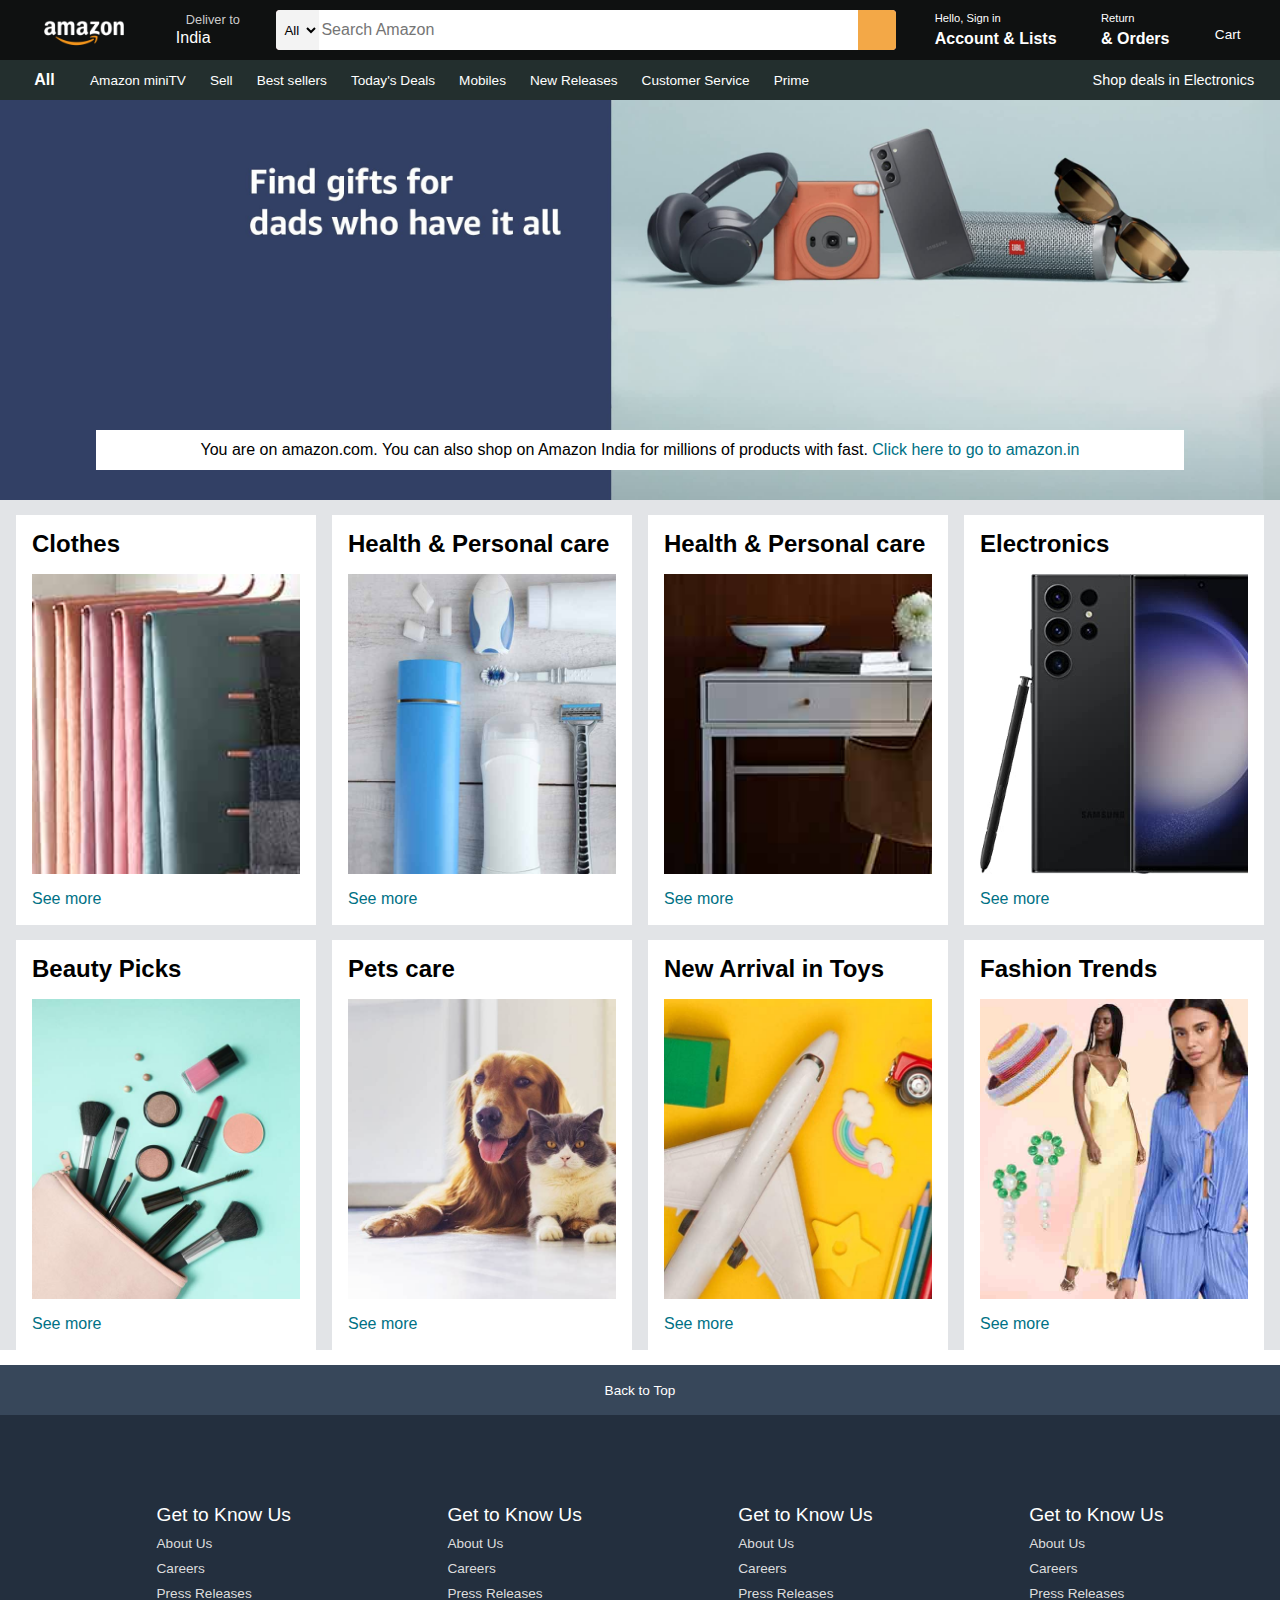
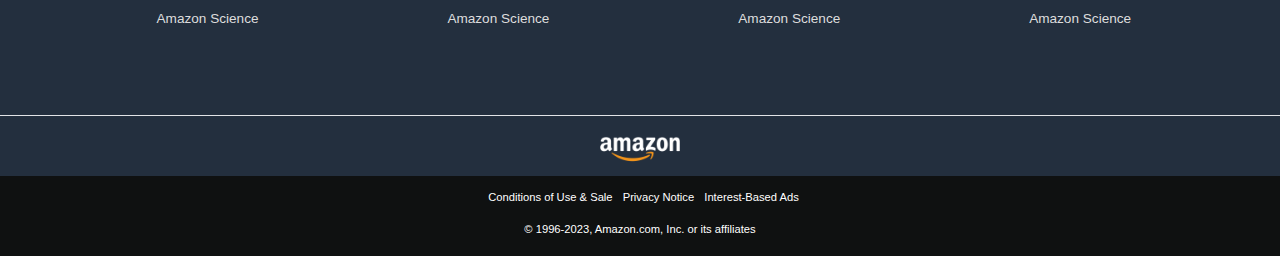
<file: index.html>
<!DOCTYPE html>
<html lang="en">
<head>
    <meta charset="UTF-8">
    <title>Amazon clone</title>
    <link rel="stylesheet" href="index.css">
    <link rel="stylesheet" href="https://cdnjs.cloudflare.com/ajax/libs/font-awesome/6.4.2/css/all.min.css" integrity="sha512-z3gLpd7yknf1YoNbCzqRKc4qyor8gaKU1qmn+CShxbuBusANI9QpRohGBreCFkKxLhei6S9CQXFEbbKuqLg0DA==" crossorigin="anonymous" referrerpolicy="no-referrer" />
    
</head>
<body>
    <!-- nav bar section -->
<div class="navbar">
        <div class="nav-logo border">
          <div class="logo">
            </div>
        </div>

    <div class=" nav-address border">
        <p class="add-first">Deliver to</p>
        <div class="add-icon">
            <i class="fa-solid fa-location-dot"></i>
            <p class="add-second">India</p>
        </div>
     </div>
    <div class="nav-search">
        <select name="" class="select border">
            <option value="">All</option>
        </select>
        <input placeholder="Search Amazon" type="text" class="search-bar border">
        <div class="search-icon">
            <i class="fa-solid fa-magnifying-glass"></i>
        </div>
    </div>
     <div class="navsignin border">
        <p><span>Hello, Sign in  </span></p>
        <p class="nav-second">Account & Lists</p>
     </div>
     <div class="navsignin border">
        <p><span>Return </span></p>
        <p class="nav-second"> & Orders</p>
     </div>
     <div class="nav-cart border">
        <i class="fa-solid fa-cart-shopping"></i>
         Cart
     </div>
</div>
         <!-- panel section -->
        <div class="panel">
            <div class="panel-all border">
                <i class="fa-solid fa-bars"></i>
                All
            </div>
            <div class="panel-ops">
                <p class="border">Amazon miniTV</p>
                <p class="border">Sell</p>
                <p class="border">Best sellers</p>
                <p class="border">Today's Deals</p>
                <p class="border">Mobiles</p>
                <p class="border">New Releases</p>
                <p class="border">Customer Service</p>
                <p class="border">Prime</p>
             </div>
             <div class="panel-deal border">
                Shop deals in Electronics
             </div>
        
        </div>
        <!-- hero section -->
        <div class="hero-section">
            <div class="hero-msg">
                <p>You are on amazon.com. You can also shop on Amazon India for millions of products with fast. <a href=""> Click here to go to amazon.in</a></p>
            </div>
        </div>

        <!-- shop section -->
        <div class="shop-section">
        <div class="box1 box">
            <div class="box-content">
                    <h2> Clothes </h2>
                    <div class="box1-img" style="background-image: url('box1_image.jpg'); background-size: cover;"></div>
                     <p><a href="" class="box1-a">See more</a></p>
                 </div>
        </div>
            

            <div class="box2 box"><div class="box-content">
                <h2> Health & Personal care </h2>
                <div class="box1-img" style="background-image: url('box2_image.jpg'); background-size: cover;"></div>
                 <p><a href="" class="box1-a">See more</a></p>
             </div></div>
            <div class="box3 box"><div class="box-content">
                <h2> Health & Personal care </h2>
                <div class="box1-img" style="background-image: url('box3_image.jpg'); background-size: cover;"></div>
                 <p><a href="" class="box1-a">See more</a></p>
             </div></div>
            <div class="box4 box"><div class="box-content">
                <h2> Electronics </h2>
                <div class="box1-img" style="background-image: url('box4_image.jpg'); background-size: cover;"></div>
                 <p><a href="" class="box1-a">See more</a></p>
             </div></div>

             <div class="box1 box">
                <div class="box-content">
                        <h2> Beauty Picks </h2>
                        <div class="box1-img" style="background-image: url('box5_image.jpg'); background-size: cover;"></div>
                         <p><a href="" class="box1-a">See more</a></p>
                     </div>
            </div>
                
    
                <div class="box2 box"><div class="box-content">
                    <h2> Pets care</h2>
                    <div class="box1-img" style="background-image: url('box6_image.jpg'); background-size: cover;"></div>
                     <p><a href="" class="box1-a">See more</a></p>
                 </div></div>
                <div class="box3 box"><div class="box-content">
                    <h2>New Arrival in Toys </h2>
                    <div class="box1-img" style="background-image: url('box7_image.jpg'); background-size: cover;"></div>
                     <p><a href="" class="box1-a">See more</a></p>
                 </div></div>
                <div class="box4 box"><div class="box-content">
                    <h2> Fashion Trends </h2>
                    <div class="box1-img" style="background-image: url('box8_image.jpg'); background-size: cover;"></div>
                     <p><a href="" class="box1-a">See more</a></p>
                 </div></div>

           
        </div>
    

   
 </div>
 <footer>
    <div class="foot-panel1">
        Back to Top
    </div>

    <div class="foot-panel2">
        <ul>
            <p>Get to Know Us</p>
            <a href=""> About Us</a>
            <a href=""> Careers</a>
            <a href="">Press Releases</a> 
            <a href="">Amazon Science</a>
             
        </ul>
        <ul>
            <p>Get to Know Us</p>
            <a href=""> About Us</a>
            <a href=""> Careers</a>
            <a href="">Press Releases</a> 
            <a href="">Amazon Science</a>
             
        </ul>

        <ul>
            <p>Get to Know Us</p>
            <a href=""> About Us</a>
            <a href=""> Careers</a>
            <a href="">Press Releases</a> 
            <a href="">Amazon Science</a>
             
        </ul>

        <ul>
            <p>Get to Know Us</p>
            <a href=""> About Us</a>
            <a href=""> Careers</a>
            <a href="">Press Releases</a> 
            <a href="">Amazon Science</a>
             
        </ul>
    </div>
    <div class="foot-panel3">
        <div class="logo">

        </div>
    </div>
    <div class="foot-panel4">
        <div class="pages">
            <a href="">Conditions of Use & Sale</a>
            <a href="">Privacy Notice</a>
            <a href=""> Interest-Based Ads</a>
        </div>
        <div class="copyright">
            © 1996-2023, Amazon.com, Inc. or its affiliates
        </div>
    </div>
</footer>


</body>
</html>
</file>
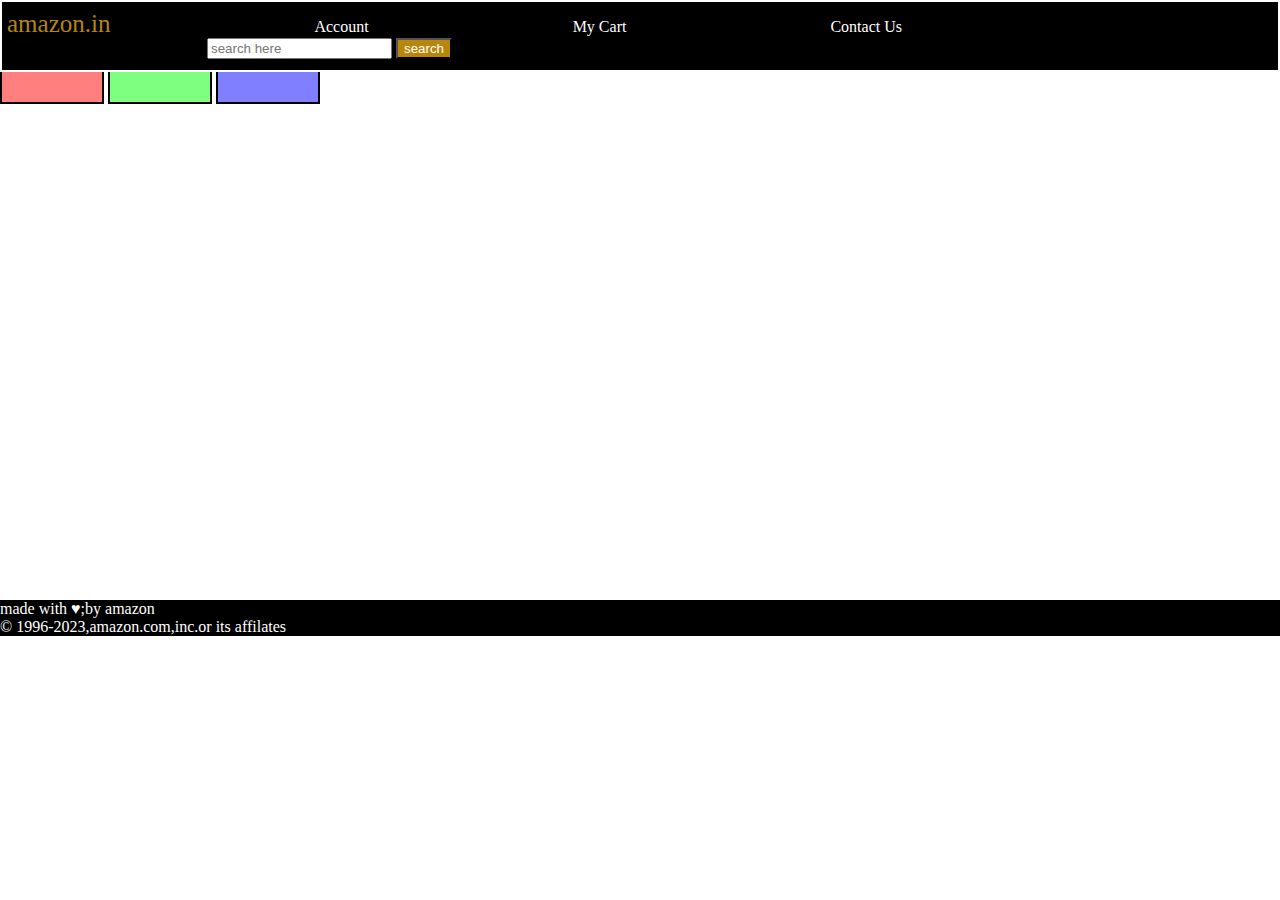
<file: boxmodel.html>
<!DOCTYPE html>
<html lang="en">
<head>
    <meta charset="UTF-8">
    <meta name="viewport" content="width=device-width, initial-scale=1.0">
    <title>Document</title>
<link rel="stylesheet" href="style.css">
</head>
<body>
  <header>
    <div class="nav">
    <a class="link" href="">amazon.in</a>
    <p>account</p>
    <p>my cart</p>
    <p>contact us</p>
    <form action="">
        <input placeholder="search here" type="text">
        <button>search</button>
    </form>
</div>
</header>

<div id="content">
   
    <div class="contentbox" style="background-color: rgba(255, 0, 0, 0.5);"></div>
    <div class="contentbox" style="background-color: rgba(0,255, 0, 0.5);"></div>
    <div class="contentbox" style="background-color: rgba(0, 0,255, 0.5);"></div>
    
</div>
<footer class="foot">
    made with &hearts;;by amazon <br>
    &#169; 1996-2023,amazon.com,inc.or its affilates
</footer>

   

    <!-- <h1>heading</h1> -->
    <!-- <div> -->
        <!-- Lorem ipsum lit. Voluptatum harum sit  -->
    <!-- </div> -->
    <!-- <button>click me</button> -->
   
    <!-- <div class="divi"> -->
        
    <!-- </div> -->
    
</body> 

</html>
</file>
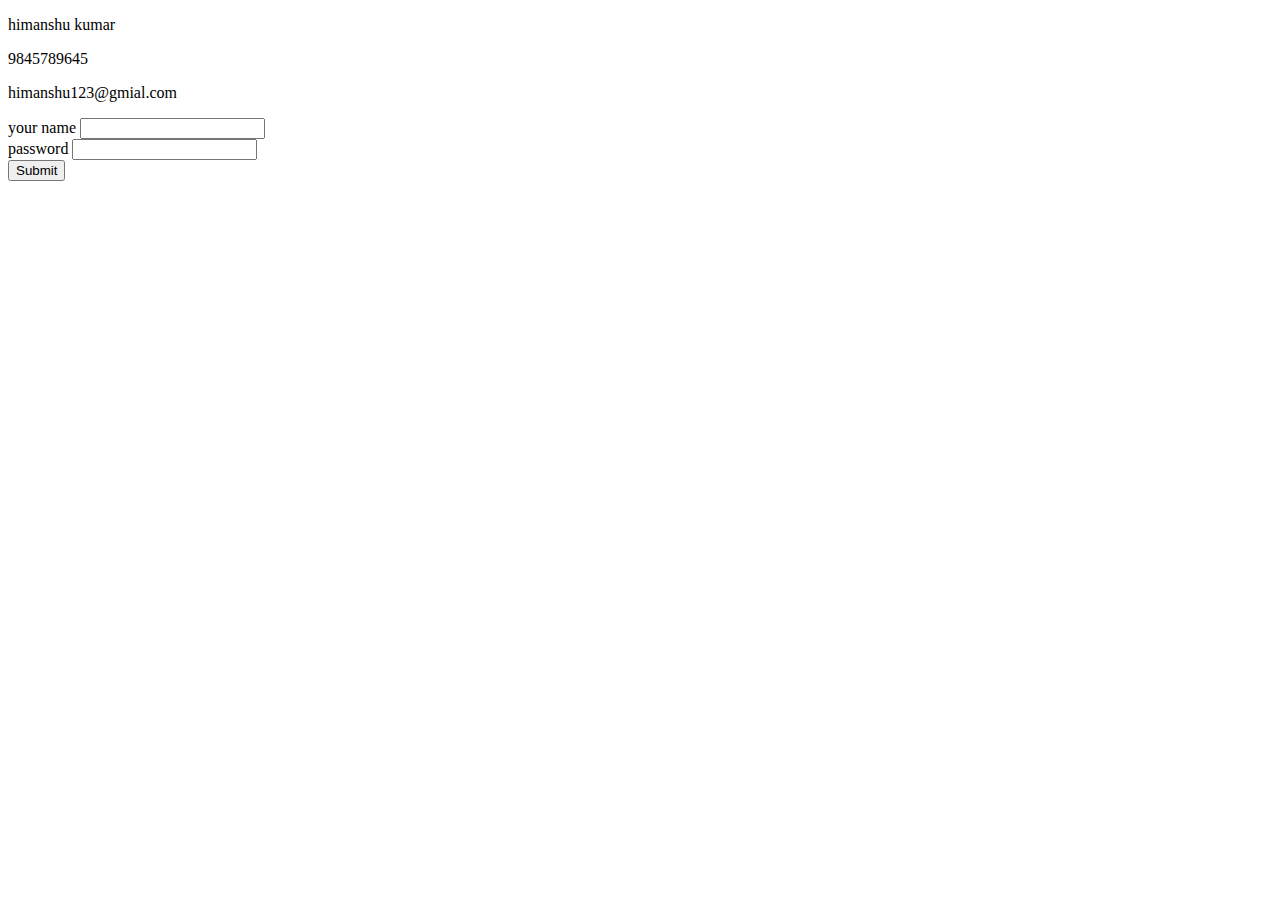
<file: contactme.html>
<!DOCTYPE html>
<html lang="en">
<head>
    <meta charset="UTF-8">
    <meta name="viewport" content="width=device-width, initial-scale=1.0">
    <title>contactme</title>
</head>
<body>
    <p>himanshu kumar</p>
    <p>9845789645</p>
    <p>himanshu123@gmial.com</p>
    <form action="">
        <label for="">your name</label>
        <input type="text">
        <br>
        <label for="">password</la0bel>
        <input type="password">
        <br>
        <input type="submit">
    </form>
    
</body>
</html>
</file>
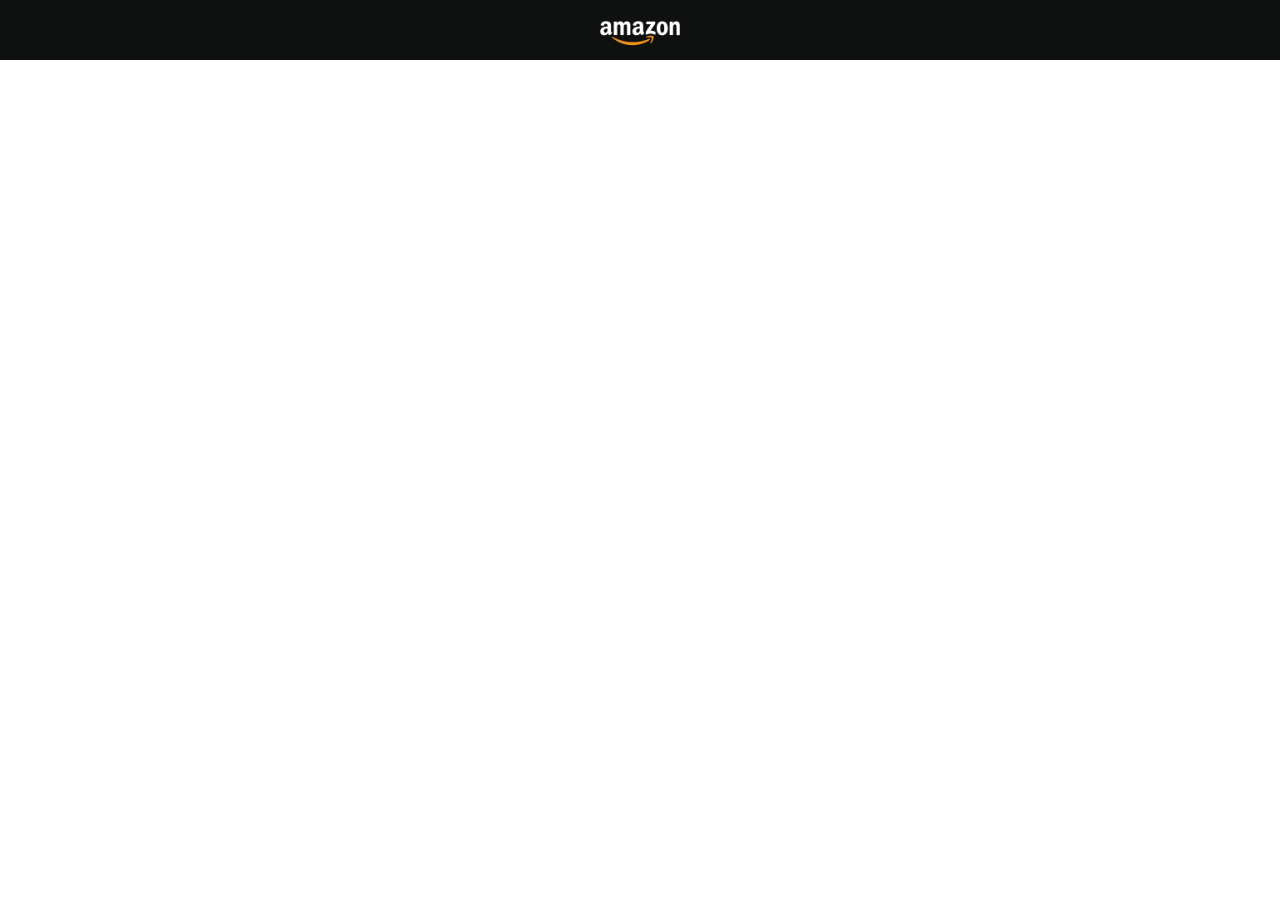
<file: frontend.html>
<!DOCTYPE html>
<html lang="en">
<head>
    <meta charset="UTF-8">
    <title>Himanshu's personal website</title>
    <link rel="stylesheet" href="index.css">
</head>
<body>
 <div class="navbar">
  <div class="nav-logo">
    <div class="logo">
      
    </div>

  </div>
 </div>

  

</body>
</html>
</file>
<file: index.css>
*{
    font-family: arial;
    margin: 0;
    border: border-box;

}

a {
    text-decoration: none;
}

a:hover {
    text-decoration: underline;
}

.navbar{
    height: 60px;
    background-color: #0f1111 ;
    color: white ;
    display: flex;
    align-items: center;
    justify-content: space-evenly;
}
.nav-logo{
    height: 50px ;
    width: 100px;
}
.logo{
    background-image : url("amazon_logo.png");
    background-size: cover;
    height: 50px;
    width: 100%;

} 
.border{
    border: 2px solid transparent;
}
.border:hover{
    border: 1.5px solid white;
    border-radius: 2px;
 }  
  /*box2 add icon  */
.add-first{
    color: #cccccc;
    font-size: 0.8rem;
    margin-left: 15px;
    padding-right: 2px;

}
.add-second{
      font-size: 1rem;
      margin-left: 3px;
}
.add-icon{
    display: flex;
    align-items: center;
    padding: 2px 2px;
}

/* box 3  search bar*/
.nav-search{
    display: flex;
    background-color: pink;
    width: 620px;
    height: 40px;
    border-radius: 4px;    
}   
.nav-search:hover{
    border: 2px solid orange;
}

.select{
    background-color: #f3f3f3;
    width: 50px;
    text-align: center;
    border-top-left-radius: 4px;
    border-bottom-left-radius: 4px;
    border: none;

}
.search-bar{
    width: 100%;
    font-size: 1rem;
    border: none;
    border: none;
}
.search-icon{
    width: 45px;
    display: flex;
    justify-content: center;
    align-items: center;
    font-size: 1.2rem;
    background-color: #F3A847;
    border-top-right-radius: 4px;
    border-bottom-right-radius: 4px;     
}
/* box 4 */

span{
    font-size: 0.7rem;  
    padding: 4px; 
}
.nav-second{
    font-size: 0.85;
    font-weight: 700;
    padding: 4px;
}
/* box5 */
.nav-cart i {
    font-size: 25px;
    
}
.nav-cart{
     font-size: 0.85rem;
     padding: 5px;
}
/* panel */
.panel{
    width: 100%;
    height: 40px;
    display: flex;
    /* justify-content: space-evenly; */
    background-color: #232F2E;
    align-items: center;


}
.panel-all i {
    font-size: 22px;
    margin-right: 6px;
}
.panel-all{
    color: white;
    display: flex;
    justify-content: center;
    align-items: center;
    margin-left: 10px;
    height: 35px;
    width:59px;
    font-weight: 700;
    
}
.panel-ops{
    display: flex;
    /* justify-content: center space-evenly; */
    /* align-items: center; */
    width: 78%;
}
.panel p {
    display: inline-block ;
    color:white;
    margin-left:10px;
    padding:5px;
    font-size: 0.85rem;
}
.panel-deal{
    color: white;
    font-size: 0.9rem;
    height: 30px;
    width: 200px;
    display: flex;
    align-items: center;
    justify-content: center;

}
/* hero section */

.hero-section{
    background-image: url("hero_image.jpg");
    background-size: cover;
    height: 400px ;
    display: flex;
    justify-content: center;
    align-items: flex-end;
}

.hero-msg{
    width: 85%;
    background-color: white;
    height: 40px;
    display: flex;
    justify-content: center;
    align-items: center;
    margin-bottom: 30px;


}
.hero-msg a{
    /* text-decoration: none; */
    color: #007185;
}

/* shop section */

.shop-section{
    display: flex;
    justify-content: space-evenly;
    background-color: #e2e4e7;
    flex-wrap: wrap;
}

.box{
    /* border: 2px solid black; */
    height: 380px;
    width: 300px;
    background-color: white;
    padding: 15px 0px 15px;
    margin-top: 15px;
   

}
.box1-img{
   
    height: 300px ;
    margin-top: 1rem;
    margin-bottom: 1rem;
    
}

.box-content{
    margin-left: 1rem;
    margin-right: 1rem;
                                                 
}

.box1-a{
    text-decoration: none;
    color:#007185;
    margin-top: 10px;
}

/* footer panel */
footer {
    margin-top: 15px;
}
.foot-panel1{
    background-color: #37475a;
    color:white ;
    height: 50px;
    display: flex;
    justify-content: center;
    align-items: center;
    font-size: 0.85rem;

} 
ul p{
    font-size: 1.2rem;
}

ul a{
    /* text-decoration: none; */
    margin-top: 10px;
    color: #dddddd;
    display: block;
    font-size: 0.85rem;

}
.foot-panel2{
    background-color: #232f3e;
    display: flex;
    color: white;
    justify-content: space-evenly;
    align-items: center;
    height: 300px;

}

.foot-panel3{
    background-color: #232f3e;
    color: white;
    height: 60px;
    border-top: 0.1px solid #e2e4e7;
    display: flex;
    justify-content: center;
    align-items: center;
}

.logo{
    background-image: url("amazon_logo.png");
    background-size: cover;
    height: 50px;
    width: 100px;
}

.foot-panel4{
    height: 80px;
    background-color: #0f1111;
    color: white;
    font-size: 0.7rem;
    text-align: center;

}
.pages a{
    /* text-decoration: none; */
    color: white;
    margin-left: 7px;

}
.copyright{
    padding: 5px;
}
.pages{
    padding: 15px;
}
</file>
<file: style.css>
*{
   margin: 0;
}
.nav{
height: 60px;
background-color: black;
border: 2px solid white;
padding-top: 8px;
padding-left: 5px;
position: fixed;
}

p{
   display:inline ;
   color: white;
   margin-left: 200px;
   text-transform: capitalize;
   
}
.link{
   text-decoration: none;
   color:darkgoldenrod;
   font-style: bold;
   font-size: 25px;


}
form{
   display: inline;
   margin-left: 200px;
}
button{

   background-color:darkgoldenrod ;
   color: white;
   

}
#content{
   height: 600px;
}
.contentbox{
   height: 100px;
   width: 100px;
   border: 2px solid black;
   display: inline-block;
}
.foot{
   color: white;
   background-color: black;
}
/* h1{ 
   border: 2px dashed black;
   background-color: lightblue; 
   color: #181a199c;
   height: 50px;
   width: 300px;
   text-align: center;
   margin: 0;
   margin-left: 50px;
   padding-top: 5px;
 }
 /* div{ 
   background-color: pink;
   height: 100px;
   width: 100px;
   border-radius: 5px;
   border: 2px solid brown;
   margin-top: 5px; 
   
 /* } */
 .divi{
   height: 100px;
   width: 100px;
   background-color: green;
   border-radius: 50%;
}
</file>
